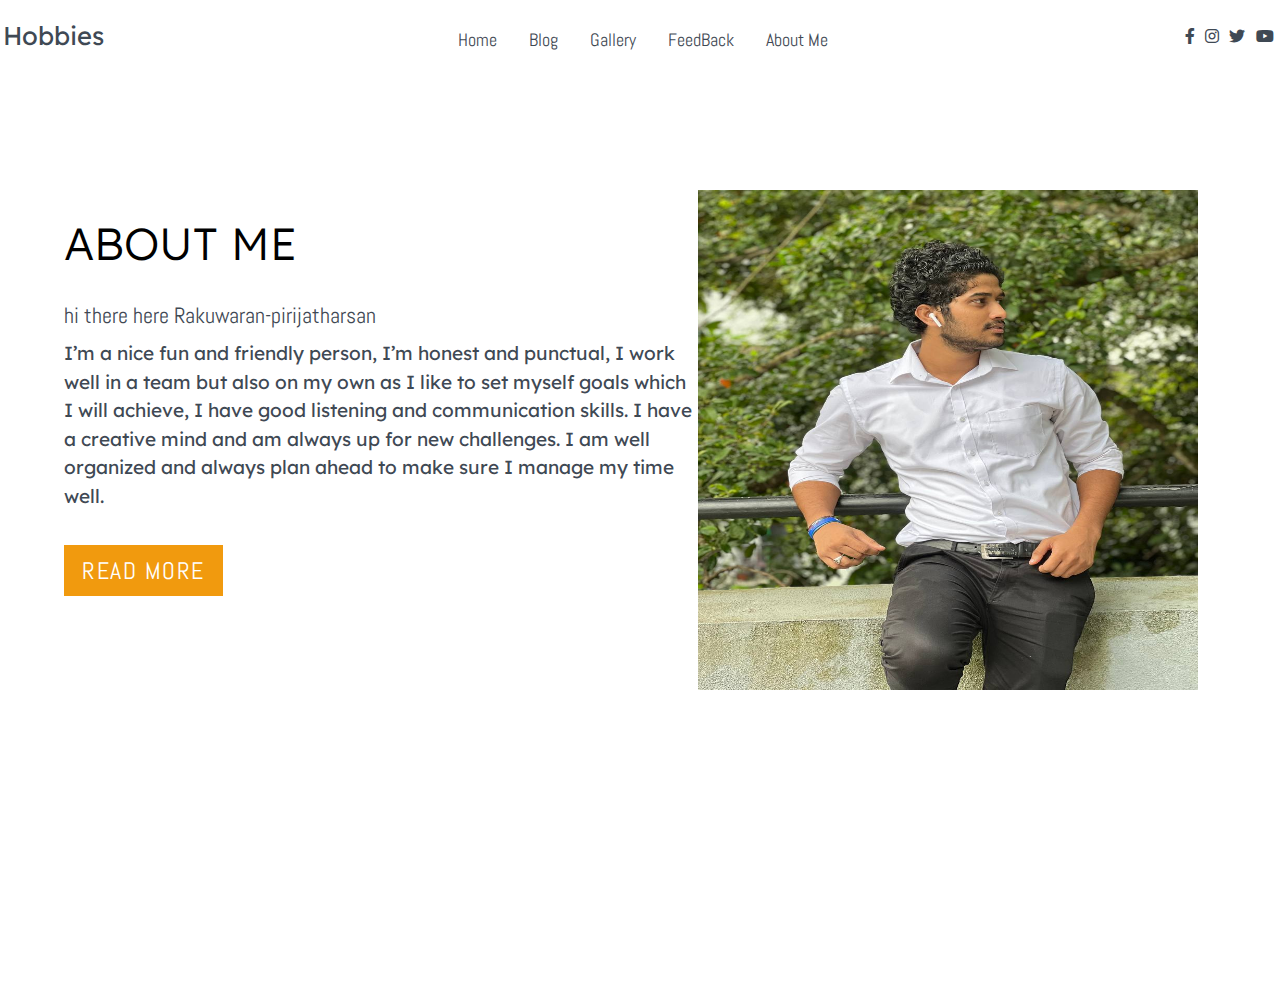
<file: aboutMe.html>
<!DOCTYPE html>
<html lang="en">
  <head>
    <meta charset="UTF-8" />
    <meta http-equiv="X-UA-Compatible" content="IE=edge" />
    <meta name="viewport" content="width=device-width, initial-scale=1.0" />
    <title>About Me</title>
      <!---- font Awsome icons-->
      <link rel="stylesheet" href="./css/all.css" />
    <link rel="stylesheet" href="./css/aboutme.css" />
  </head>
  <body>
    <!---- nav------------>
    <nav class="nav">
      <div class="nav-menu flex-row">
        <div class="nav-brand">
          <a href="#" class="text-gray">Hobbies</a>
        </div>
        <div class="toggle-collapse">
          <div class="toggle-icons">
            <i class="fas fa-bars"></i>
          </div>
        </div>
        <div>
          <ul class="nav-items">
            <li class="nav-link">
              <a href="/index.html">Home</a>
            </li>
            <li class="nav-link">
              <a href="./blog.html">Blog</a>
            </li>
            <li class="nav-link">
              <a href="./gallery.html">Gallery</a>
            </li>
            <li class="nav-link">
              <a href="./feedback.html">FeedBack</a>
            </li>
            <li class="nav-link">
              <a href="./aboutMe.html">About Me</a>
            </li>
          </ul>
        </div>
        <div class="social text-gray">
          <a href="#"><i class="fab fa-facebook-f"></i></a>
          <a href="#"><i class="fab fa-instagram"></i></a>
          <a href="#"><i class="fab fa-twitter"></i></a>
          <a href="#"><i class="fab fa-youtube"></i></a>
        </div>
      </div>
    </nav>
    <!----x--- nav-----------x----->
    <!-------------- main----------------->
    <div class="hero">
      <div class="con">
        <div class="article">
          <div class="title">
            <h1>About Me</h1>
          </div>
          <div class="content">
            <h3>hi there here Rakuwaran-pirijatharsan </h3>
            <p>I’m a nice fun and friendly person, I’m honest and punctual, I work well in a team but also on 
              my own as I like to set myself goals which I will achieve, I have good listening and 
              communication skills. I have a creative mind and am always up for new challenges. I am well 
              organized and always plan ahead to make sure I manage my time well.
               </p>
          <div class="button">
            <a href="#">Read More</a>
          </div>
          </div>
        </div>
        <div class="image-section">
          <img src="./assets/aboutme/mine.jpg" alt="">
        </div>
      </div>
    </div>
    <!-----x--------- main------x----------->
  </body>
</html>
</file>
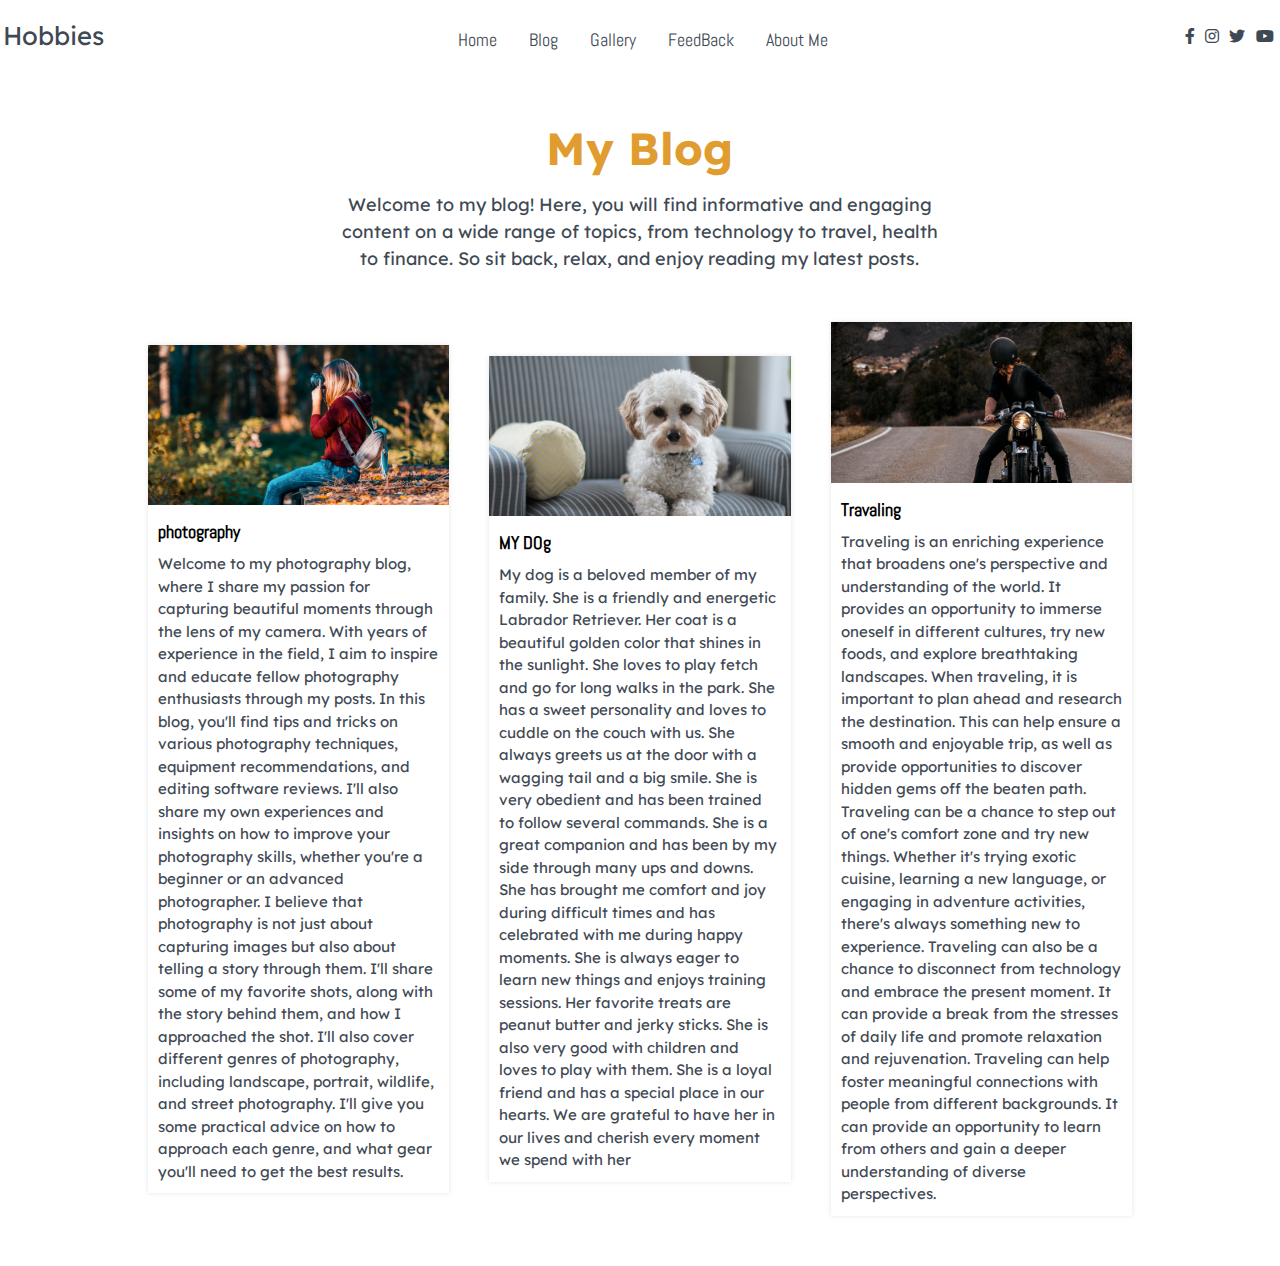
<file: blog.html>
<!DOCTYPE html>
<html lang="en">
<head>
    <meta charset="UTF-8">
    <meta http-equiv="X-UA-Compatible" content="IE=edge">
    <meta name="viewport" content="width=device-width, initial-scale=1.0">
    <title>Blog</title>
    <link rel="stylesheet" href="./css/blog.css">
       <!---- font Awsome icons-->
       <link rel="stylesheet" href="./css/all.css" />

</head>
<body>
    <!--------- nav--------->
    <nav class="nav">
        <div class="nav-menu flex-row">
          <div class="nav-brand">
            <a href="#" class="text-gray">Hobbies</a>
          </div>
          <div class="toggle-collapse">
            <div class="toggle-icons">
              <i class="fas fa-bars"></i>
            </div>
          </div>
          <div>
            <ul class="nav-items">
              <li class="nav-link">
                <a href="/index.html">Home</a>
              </li>
              <li class="nav-link">
                <a href="./blog.html">Blog</a>
              </li>
              <li class="nav-link">
                <a href="./gallery.html">Gallery</a>
              </li>
              <li class="nav-link">
                <a href="./feedback.html">FeedBack</a>
              </li>
              <li class="nav-link">
                <a href="./aboutMe.html">About Me</a>
              </li>
            </ul>
          </div>
          <div class="social text-gray">
            <a href="#"><i class="fab fa-facebook-f"></i></a>
            <a href="#"><i class="fab fa-instagram"></i></a>
            <a href="#"><i class="fab fa-twitter"></i></a>
            <a href="#"><i class="fab fa-youtube"></i></a>
          </div>
        </div>
      </nav>
     <!--x---- nav------x-->
     <!--------main------------->
       <div class="container-el">
        <div class="row">
          <div class="header">
            <h1>My Blog</h1>
            <p>Welcome to my blog! Here, you will find informative and engaging content on a wide range of topics, from technology to travel, health to finance. So sit back, relax, and enjoy reading my latest posts.</p>
          </div>
          <div class="content">
            <div class="card">
              <img src="./assets/Blog-post/blog1.png" alt="">
              <h4>photography </h4>
                <p>Welcome to my photography blog, where I share my passion for capturing beautiful moments through the lens of my camera. With years of experience in the field, I aim to inspire and educate fellow photography enthusiasts through my posts.
                  In this blog, you'll find tips and tricks on various photography techniques, equipment recommendations, and editing software reviews. I'll also share my own experiences and insights on how to improve your photography skills, whether you're a beginner or an advanced photographer.
                  I believe that photography is not just about capturing images but also about telling a story through them. I'll share some of my favorite shots, along with the story behind them, and how I approached the shot.
                  I'll also cover different genres of photography, including landscape, portrait, wildlife, and street photography. I'll give you some practical advice on how to approach each genre, and what gear you'll need to get the best results.
               </p>
          </div>
          <div class="card">
            <img src="./assets/Blog-post/blog2.png" alt="">
            <h4>MY DOg</h4>
            <p>
              
              My dog is a beloved member of my family. She is a friendly and energetic Labrador Retriever. Her coat is a beautiful golden color that shines in the sunlight. She loves to play fetch and go for long walks in the park.

            She has a sweet personality and loves to cuddle on the couch with us. She always greets us at the door with a wagging tail and a big smile. She is very obedient and has been trained to follow several commands.
            
            She is a great companion and has been by my side through many ups and downs. She has brought me comfort and joy during difficult times and has celebrated with me during happy moments.
            
            She is always eager to learn new things and enjoys training sessions. Her favorite treats are peanut butter and jerky sticks. She is also very good with children and loves to play with them.
            
            She is a loyal friend and has a special place in our hearts. We are grateful to have her in our lives and cherish every moment we spend with her</p>
        </div>
        <div class="card">
          <img src="./assets/Blog-post/blog3.png" alt="">
          <h4>Travaling</h4>
          <p>Traveling is an enriching experience that broadens one's perspective and understanding of the world. It provides an opportunity to immerse oneself in different cultures, try new foods, and explore breathtaking landscapes.

            When traveling, it is important to plan ahead and research the destination. This can help ensure a smooth and enjoyable trip, as well as provide opportunities to discover hidden gems off the beaten path.
            
            Traveling can be a chance to step out of one's comfort zone and try new things. Whether it's trying exotic cuisine, learning a new language, or engaging in adventure activities, there's always something new to experience.
            
            Traveling can also be a chance to disconnect from technology and embrace the present moment. It can provide a break from the stresses of daily life and promote relaxation and rejuvenation.
            
            Traveling can help foster meaningful connections with people from different backgrounds. It can provide an opportunity to learn from others and gain a deeper understanding of diverse perspectives.</p>
      </div>

          </div>
        </div>
       </div> 
     <!--x------main-----x-------->
    
</body>
</html>
</file>
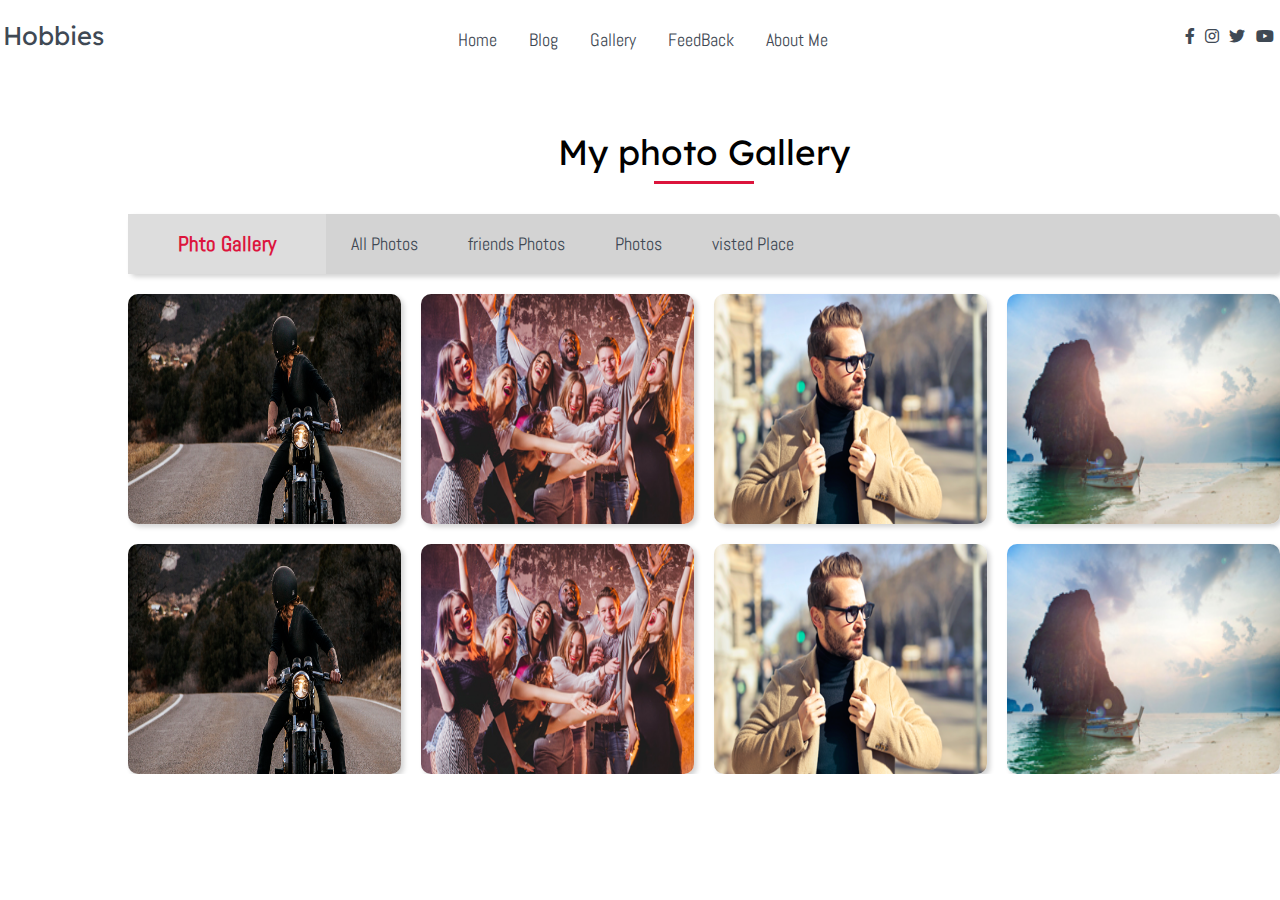
<file: gallery.html>
<!DOCTYPE html>
<html lang="en">
  <head>
    <meta charset="UTF-8" />
    <meta http-equiv="X-UA-Compatible" content="IE=edge" />
    <meta name="viewport" content="width=device-width, initial-scale=1.0" />
    <title>Gallery</title>
    <!---- font Awsome icons-->
    <link rel="stylesheet" href="./css/all.css" />
    <link rel="stylesheet" href="./css/gallery.css" />
  </head>
  <body>
    <!---- nav------->
    <nav class="nav">
      <div class="nav-menu flex-row">
        <div class="nav-brand">
          <a href="#" class="text-gray">Hobbies</a>
        </div>
        <div class="toggle-collapse">
          <div class="toggle-icons">
            <i class="fas fa-bars"></i>
          </div>
        </div>
        <div>
          <ul class="nav-items">
            <li class="nav-link">
              <a href="/index.html">Home</a>
            </li>
            <li class="nav-link">
              <a href="./blog.html">Blog</a>
            </li>
            <li class="nav-link">
              <a href="./gallery.html">Gallery</a>
            </li>
            <li class="nav-link">
              <a href="./feedback.html">FeedBack</a>
            </li>
            <li class="nav-link">
              <a href="./aboutMe.html">About Me</a>
            </li>
          </ul>
        </div>
        <div class="social text-gray">
          <a href="#"><i class="fab fa-facebook-f"></i></a>
          <a href="#"><i class="fab fa-instagram"></i></a>
          <a href="#"><i class="fab fa-twitter"></i></a>
          <a href="#"><i class="fab fa-youtube"></i></a>
        </div>
      </div>
    </nav>
    <!--*-- nav----*--->
    <!---- main------->
    <main>
      <input type="radio" name="photos" id="check1" checked />
      <input type="radio" name="photos" id="check2" />
      <input type="radio" name="photos" id="check3" />
      <input type="radio" name="photos" id="check4" />

      <div class="container">
        <h1>My photo Gallery</h1>
        <div class="top-content">
          <h3>Phto Gallery</h3>
          <label for="check1">All Photos</label>
          <label for="check2">friends Photos</label>
          <label for="check3">Photos</label>
          <label for="check4">visted Place</label>
        </div>
        <div class="photo-gallery">
          <div class="pic place">
            <img src="assets/gallery/all.png" alt="" />
          </div>
          <div class="pic friends">
            <img src="assets/gallery/fridens.jpg" alt="" />
          </div>
          <div class="pic photo">
            <img src="assets/gallery/mine.png" alt="" />
          </div>
          <div class="pic visted">
            <img src="assets/gallery/visited.jpg" alt="" />
          </div>
          <div class="pic place">
            <img src="assets/gallery/all.png" alt="" />
          </div>
          <div class="pic friends">
            <img src="assets/gallery/fridens.jpg" alt="" />
          </div>
          <div class="pic photo">
            <img src="assets/gallery/mine.png" alt="" />
          </div>
          <div class="pic visted">
            <img src="assets/gallery/visited.jpg" alt="" />
          </div>
          
        </div>
      </div>
    </main>

  
  </footer>
  </body>
</html>
</file>
<file: css/aboutme.css>
/*----------------------nav---------------------------------*/
@import url('../css/fonts.css');

html, body{
    margin: 0%;
    box-sizing: border-box;
    overflow-x: hidden;
}

/*-------------variable-----------------------*/
:root{
    /*-------------fonts-------------------*/
    --Abel:'Abel',cursive;
    --Anton:'Anton',cursive;
    --Josefin:'Josefin',cursive;
    --lexend:'lexend',cursive;
    --Livvic:'Livvic',cursive;
    /*--------x-----fonts-----------x--------*/
     /*-------------color-------------------*/
    --text-gray:#3f4954;
    --text-light:#686666da;
    --bg-color:#0f0f0f;
    --midnight:#104f55;
    --sky: linear-gradient(120deg, #a1c4fd 0%, #c2e9fb 100%);
    --yellow:#f19a0e;
    
    /*--------x-----color------------x-------*/
}
/*-------x------variable -----------x--------*/


/*-------------global class-----------------*/
a{
    text-decoration: none;
    color: var(--text-gray);
}
.flex-row{
    display: flex;
    flex-direction: row;
    flex-wrap: wrap;
}
ul{
    list-style-type: none;
}

h1{
    font-family: var(--lexend);
    font-size: 2.5rem;
}
h2{
    font-family: var(--lexend);

}
h3{
    font-family: var(--Abel);
    font-size: 1.3rem;
}

button.btn{
    border: none;
    border-radius: 2rem;
    padding: 1rem 3rem;
    font-size: 1rem;
    font-family: var(--Livvic);
    cursor: pointer;

}
span{
  font-family: var(--Abel);  
}

.container{
    margin:0 5vw;

}
.text-gray{
    color: var(--text-gray);
}

p{
    font-family: var(--lexend);
    color: var(--text-light);
}
/*--------x-----global class------x-------------------------------*/


/*-------------navbar--------------------------------------------------------------*/
.nav{
    background: white;
    padding: 0.2rem;
    height: 0rem;
    min-height: 10vh;
    overflow: hidden;
    transition:height 1s ease-in-out;
}

.nav .toggle-collapse{
    position: absolute;
    top: 0%;
    width: 90%;
    cursor: pointer;
    display:none ;
}

.nav .toggle-collapse .toggle-icons{
    display: flex;
    justify-content: flex-end;
    padding: 1.7rem 0;
}
.nav .toggle-collapse .toggle-icons i{
    font-size: 1.4rem;
    color: var(--text-gray);

}
.collapse{
    height: 30rem;
}
.nav .nav-menu{
    justify-content:space-between ;
}

.nav .nav-items{
    display: flex;
    margin:0;
}

.nav .nav-items .nav-link{
    padding: 1.6rem 1rem;
    font-size: 1.1rem;
    position: relative;
    font-family: var(--Abel);
    
    
}
.nav .nav-items .nav-link:hover{
    background-color: var(--midnight);
}
.nav .nav-items .nav-link:hover a{
    color: white;
}

.nav .nav-brand a{
    font-size: 1.6rem;
    padding: 1rem 0;
    display: block;
    font-family:var(--lexend);
    font-size: 1.6rem;
}

.nav .social{
    padding: 1.4rem 0;
}

.nav .social i{
    padding: 0 0.2rem;
}

.nav .social i:hover{
    color: #a1c4cf;
}
/*----------------------nav---------------------------------*/
/*----------------------main---------------------------------*/
*{
    margin: 0;
    padding: 0;
    box-sizing: border-box;
    font-family: var(--Abel);
}
.hero{
    width: 100%;
    min-height: 100vh;
}
.con{
    width: 90%;
    display: block;
    margin: auto;

    padding-top: 100px;
}
.article{
    float: left;
    width: 55%;
    padding-top: 25px;
}
.image-section{
    float: right;
    width: 45%;
  
}
.image-section img{
    width: 500px;
    height: 500px;
}
.article .title h1{
    text-transform: uppercase;
    font-size: 45px;
    font-weight: 300;
}

.article .content h3{
    margin-top: 30px;
    color: var(--text-gray);
    font-size: 22px;
    font-weight: 500;
}
.article .content p{
    margin-top: 10px;
    font-size: 19px;
    line-height: 1.5;
    color: var(--text-gray);
}
.article .content .button{
    margin-top: 45px;

}
.article .content .button a{
    background-color:var(--yellow) ;
    padding: 10px 18px;
    text-decoration: none;
    text-transform: uppercase;
    color: #fff;
    font-size: 24px;
    letter-spacing: 1.5px;
    font-weight: 400;
    
}
.article .content .button a:hover{
    background-color: var(--midnight);
}

@media screen and (max-width:768px){
    .con{
        width: 80%;
        display: block;
        margin: auto;
        padding-top: 50px;

    }
    .article{
        float: none;
        width: 100%;
        display: block;
        margin: auto;
    }
    .image-section{
        float: none;
        width: 100%;
        margin-top: 50%;
    }
    .article .title h1{
        font-size: 30px;

    }
    .article .content .button{
        text-align: center;
    }
    .article .content .button a{
        padding: 9px 16px;
    }
    
}
    



/*--------x--------------main------------x---------------------*/
</file>
<file: css/blog.css>
/*----------------------nav---------------------------------*/
@import url('../css/fonts.css');

html, body{
    margin: 0%;
    box-sizing: border-box;
    overflow-x: hidden;
    
}

/*-------------variable-----------------------*/
:root{
    /*-------------fonts-------------------*/
    --Abel:'Abel',cursive;
    --Anton:'Anton',cursive;
    --Josefin:'Josefin',cursive;
    --lexend:'lexend',cursive;
    --Livvic:'Livvic',cursive;
    /*--------x-----fonts-----------x--------*/
     /*-------------color-------------------*/
    --text-gray:#3f4954;
    --text-light:#686666da;
    --bg-color:#0f0f0f;
    --midnight:#104f55;
    --sky: linear-gradient(120deg, #a1c4fd 0%, #c2e9fb 100%);
    --crimson: #DC143C;
    --lightGray:#D3D3D3;
    --yellow:#e19c30;
    
    /*--------x-----color------------x-------*/
}
/*-------x------variable -----------x--------*/


/*-------------global class-----------------*/
a{
    text-decoration: none;
    color: var(--text-gray);
}
.flex-row{
    display: flex;
    flex-direction: row;
    flex-wrap: wrap;
}
ul{
    list-style-type: none;
}

h1{
    font-family: var(--lexend);
    font-size: 2.5rem;
}
h2{
    font-family: var(--lexend);

}
h3{
    font-family: var(--Abel);
    font-size: 1.3rem;
}

button.btn{
    border: none;
    border-radius: 2rem;
    padding: 1rem 3rem;
    font-size: 1rem;
    font-family: var(--Livvic);
    cursor: pointer;

}
span{
  font-family: var(--Abel);  
}

.container{
    margin:0 5vw;

}
.text-gray{
    color: var(--text-gray);
}

p{
    font-family: var(--lexend);
    color: var(--text-light);
}
/*--------x-----global class------x-------------------------------*/


/*-------------navbar--------------------------------------------------------------*/
.nav{
    background: white;
    padding: 0.2rem;
    height: 0rem;
    min-height: 10vh;
    overflow: hidden;
    transition:height 1s ease-in-out;
}

.nav .toggle-collapse{
    position: absolute;
    top: 0%;
    width: 90%;
    cursor: pointer;
    display:none ;
}

.nav .toggle-collapse .toggle-icons{
    display: flex;
    justify-content: flex-end;
    padding: 1.7rem 0;
}
.nav .toggle-collapse .toggle-icons i{
    font-size: 1.4rem;
    color: var(--text-gray);

}
.collapse{
    height: 30rem;
}
.nav .nav-menu{
    justify-content:space-between ;
}

.nav .nav-items{
    display: flex;
    margin:0;
}

.nav .nav-items .nav-link{
    padding: 1.6rem 1rem;
    font-size: 1.1rem;
    position: relative;
    font-family: var(--Abel);
    
    
}
.nav .nav-items .nav-link:hover{
    background-color: var(--midnight);
}
.nav .nav-items .nav-link:hover a{
    color: white;
}

.nav .nav-brand a{
    font-size: 1.6rem;
    padding: 1rem 0;
    display: block;
    font-family:var(--lexend);
    font-size: 1.6rem;
}

.nav .social{
    padding: 1.4rem 0;
}

.nav .social i{
    padding: 0 0.2rem;
}

.nav .social i:hover{
    color: #a1c4cf;
}
/*----------------------nav---------------------------------*/

*{
    margin: 0px;
    padding: 0px;
    box-sizing: border-box;
    font-family: var(--Abel);
}
.container-el{
    width: 100%;

}
.container-el .row{
    width: 80%;
    margin: auto;
}
.container-el .row .header{
    width: 60%;
    text-align: center;
    margin: auto;
}
.container-el .row .header h1{
    padding-top: 30px;
    font-size: 45px;
    color:var(--yellow);
}

.container-el .row .header p{
 margin-top: 15px;
 font-size: 18px;
 line-height: 1.5;
 color: var(--text-gray);

}

.content{
    display: flex;
    justify-content: center;
    align-items: center;
    margin: auto;
}
.content .card{
    flex: 1;
    margin: 50px 20px;
    box-shadow: 0px 0px 5px 0px rgba(0, 0, 0, 0.1);
    background-color: white;
}

.content .card img{
    width: 100%;
    height: auto;
}


.content .card h4{
    margin-top: 10px;
    margin-left: 10px;
    font-size: 18px;
} 


.content .card p{
    font-size: 15px;
    color:var(--text-gray) ;
    line-height: 1.5;
    padding: 10px;
}

@media screen and(max-width:768px){
    .content{
      flex-direction: column;
    }

}
</file>
<file: css/gallery.css>
/*----------------------nav---------------------------------*/
@import url('../css/fonts.css');

html, body{
    margin: 0%;
    box-sizing: border-box;
    overflow-x: hidden;
    
}

/*-------------variable-----------------------*/
:root{
    /*-------------fonts-------------------*/
    --Abel:'Abel',cursive;
    --Anton:'Anton',cursive;
    --Josefin:'Josefin',cursive;
    --lexend:'lexend',cursive;
    --Livvic:'Livvic',cursive;
    /*--------x-----fonts-----------x--------*/
     /*-------------color-------------------*/
    --text-gray:#3f4954;
    --text-light:#686666da;
    --bg-color:#0f0f0f;
    --midnight:#104f55;
    --sky: linear-gradient(120deg, #a1c4fd 0%, #c2e9fb 100%);
    --crimson: #DC143C;
    --lightGray:#D3D3D3;
    
    /*--------x-----color------------x-------*/
}
/*-------x------variable -----------x--------*/


/*-------------global class-----------------*/
a{
    text-decoration: none;
    color: var(--text-gray);
}
.flex-row{
    display: flex;
    flex-direction: row;
    flex-wrap: wrap;
}
ul{
    list-style-type: none;
}

h1{
    font-family: var(--lexend);
    font-size: 2.5rem;
}
h2{
    font-family: var(--lexend);

}
h3{
    font-family: var(--Abel);
    font-size: 1.3rem;
}

button.btn{
    border: none;
    border-radius: 2rem;
    padding: 1rem 3rem;
    font-size: 1rem;
    font-family: var(--Livvic);
    cursor: pointer;

}
span{
  font-family: var(--Abel);  
}

.container{
    margin:0 5vw;

}
.text-gray{
    color: var(--text-gray);
}

p{
    font-family: var(--lexend);
    color: var(--text-light);
}
/*--------x-----global class------x-------------------------------*/


/*-------------navbar--------------------------------------------------------------*/
.nav{
    background: white;
    padding: 0.2rem;
    height: 0rem;
    min-height: 10vh;
    overflow: hidden;
    transition:height 1s ease-in-out;
}

.nav .toggle-collapse{
    position: absolute;
    top: 0%;
    width: 90%;
    cursor: pointer;
    display:none ;
}

.nav .toggle-collapse .toggle-icons{
    display: flex;
    justify-content: flex-end;
    padding: 1.7rem 0;
}
.nav .toggle-collapse .toggle-icons i{
    font-size: 1.4rem;
    color: var(--text-gray);

}
.collapse{
    height: 30rem;
}
.nav .nav-menu{
    justify-content:space-between ;
}

.nav .nav-items{
    display: flex;
    margin:0;
}

.nav .nav-items .nav-link{
    padding: 1.6rem 1rem;
    font-size: 1.1rem;
    position: relative;
    font-family: var(--Abel);
    
    
}
.nav .nav-items .nav-link:hover{
    background-color: var(--midnight);
}
.nav .nav-items .nav-link:hover a{
    color: white;
}

.nav .nav-brand a{
    font-size: 1.6rem;
    padding: 1rem 0;
    display: block;
    font-family:var(--lexend);
    font-size: 1.6rem;
}

.nav .social{
    padding: 1.4rem 0;
}

.nav .social i{
    padding: 0 0.2rem;
}

.nav .social i:hover{
    color: #a1c4cf;
}
/*----------------------nav---------------------------------*/
/*----------------------gallery---------------------------------*/
main{
    font-family: var(--Abel);

}

*{
    margin: 0;
    padding: 0;
    box-sizing: border-box;
    font-family: var(--Abel);
}
input{
    display: none;
}
.container{
    width: 100%;
    text-align: center;

}
h1{
    font-weight: normal;
    font-size: 35px;
    position: relative;
    margin:  40px 0 ;
    
}
h1::before{
    content: '';
    position: absolute;
    width: 100px;
    height: 3px;
    background-color: var(--crimson);
    bottom:-10px ;
    left:50%;
    transform: translate(-50%);
    animation: animate 4s linear infinite;


}

@keyframes animate{
    0%{
        width: 100px;

    }
    50%{
        width: 200px;

    }
    100%{
        width: 100px;
    }
}

.top-content{
    background-color:var(--lightGray) ;
    width: 90%;
    margin:0 auto 20px auto ;
    height: 60px;
    display: flex;
    align-items: center;
    border-radius: 5px;
    box-shadow: 3px 3px 5px var(--lightGray);

}
h3{
    height: 100%;
    background-color: rgb(221, 221, 221);
    line-height: 60px;
    padding:0 50px ;
    color: var(--crimson);
}

label{
    display: inline-block;
    height: 100%;
    padding: 0 5px;
    margin: 0 20px;
    line-height: 60px;
    font-size: 18px;
    color: var(--text-gray);
    cursor:pointer;
    transition: .5s;
}

label:hover{
    color: var(--bg-color);
}

.photo-gallery{
    width: 90%;
    margin: auto;
    display: grid;
    grid-template-columns: repeat(4, 1fr);
    grid-gap: 20px;
}

.pic{
    position: relative;
    height: 230px;
    border-radius:10px ;
    box-shadow: 3px 3px 5px var(--lightGray);
    cursor: pointer;
    transition:.5s ;
}
.pic img{
    width: 100%;
    height: 100%;
    border-radius: 10px;
    transition: .5s;
    
}
.pic::before{
    content: "Photo Gallery";
    position: absolute;
    top: 50%;
    left: 50%;
    transform: translate(-50%,-50%);
    color: white;
    font-weight: bold;
    width: 100%;
    font-size: 22px;
    margin-top:-100px ;
    opacity: 0;
    transition:.3s;
    transition-delay:.2s;
    z-index:1 ;

}

.pic:after{
    content: '';
    width: 100%;
    height: 100%;
    bottom: 0;
    left: 0;
    height: 0;
    border-radius: 10px;
    background-color: var(--bg-color);
    transition: .3s;


}
.pic:hover::after{
    height: 100%;
}
.pic:hover::before{
    margin-top: 0;
    opacity: 1;
}

#check1:checked ~ .container .photo-gallery .pic {
  opacity: 1;
  transform: scale(1);
  position: relative;
  transition: .5s;
}

#check2:checked ~ .container .photo-gallery .friends{
    opacity: 1;
    transform: scale(1);
    position: relative;
    
}

#check2:checked ~ .container .photo-gallery .photo,
#check2:checked ~ .container .photo-gallery .visted{
    opacity: 0;
    transform: scale(0);
    position: absolute;
    transition: 0s;
}
#check3:checked ~ .container .photo-gallery .photo{
    opacity: 1;
    transform: scale(1);
    position: relative;
    
}

#check3:checked ~ .container .photo-gallery .friends,
#check3:checked ~ .container .photo-gallery .visted{
    opacity: 0;
    transform: scale(0);
    position: absolute;
    transition: 0s;
}

#check4:checked ~ .container .photo-gallery .visted{
    opacity: 1;
    transform: scale(1);
    position: relative;
    
}

#check4:checked ~ .container .photo-gallery .friends,
#check4:checked ~ .container .photo-gallery .photo{
    opacity: 0;
    transform: scale(0);
    position: absolute;
    transition: 0s;
}
</file>
